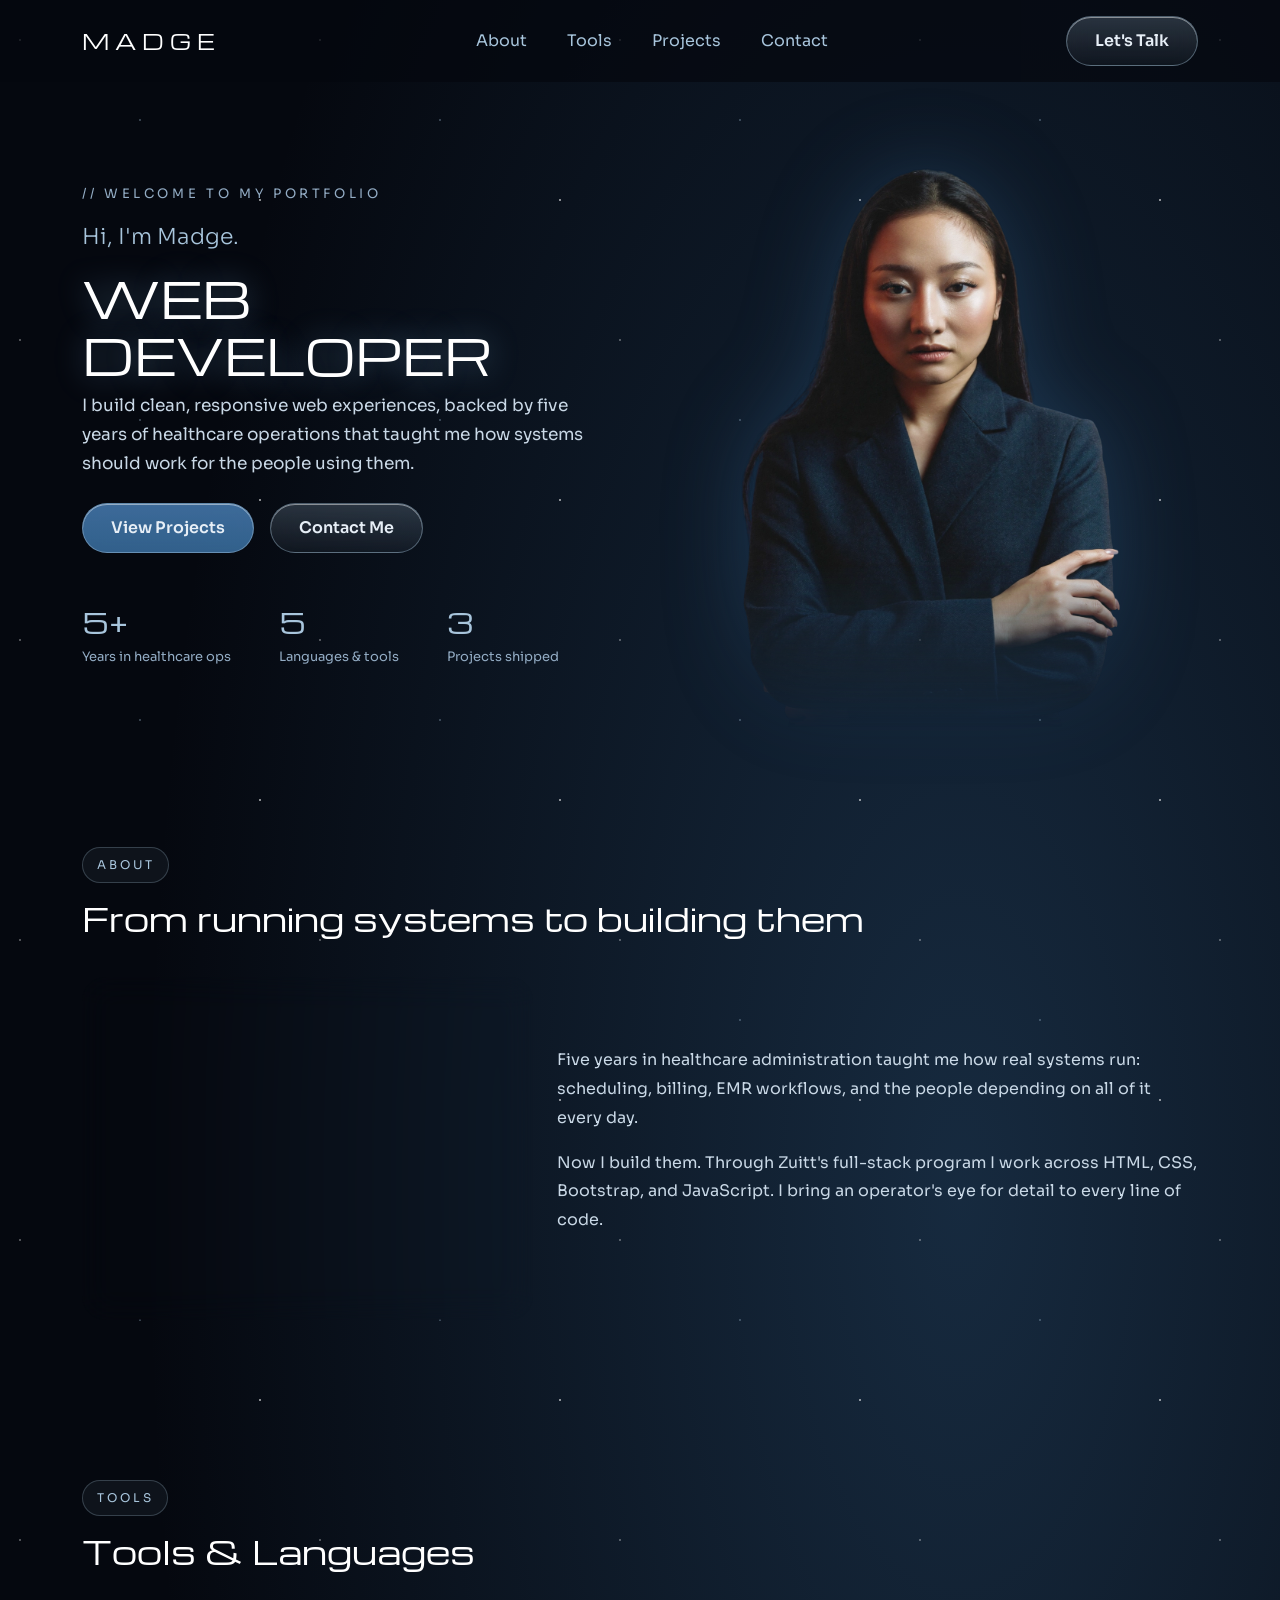
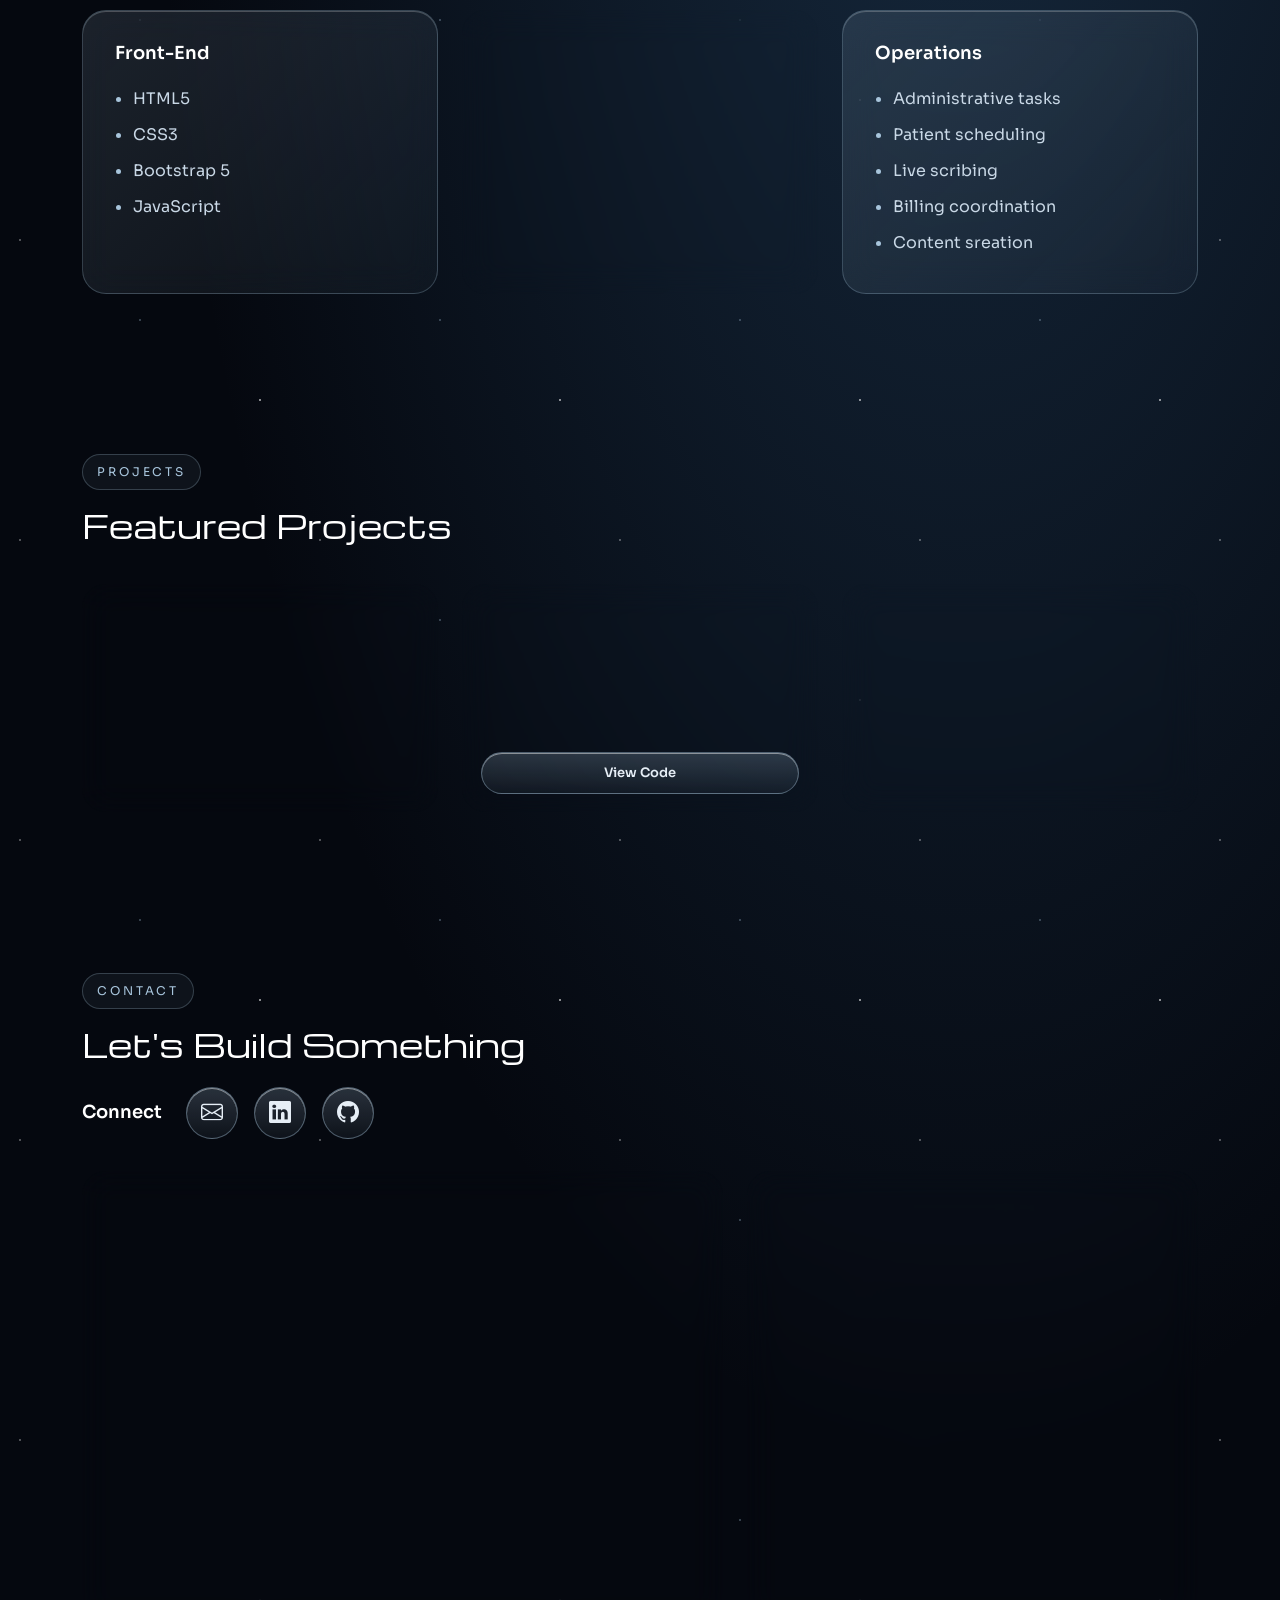
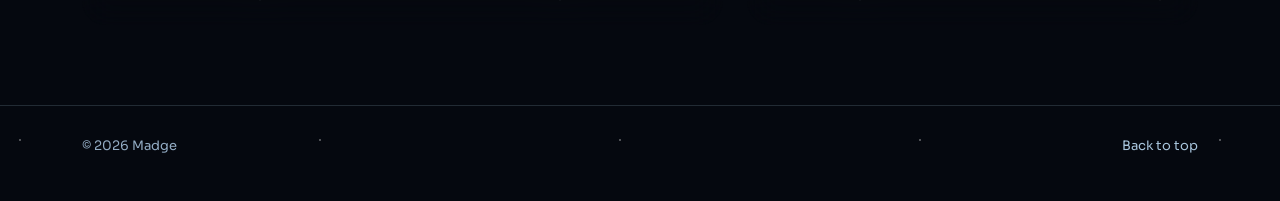
<file: index.html>
<!DOCTYPE html>
<html lang="en">
<head>
  <meta charset="UTF-8">
  <meta name="viewport" content="width=device-width, initial-scale=1.0">
  <title>Madge | Full-Stack Developer</title>

  <!-- Bootstrap -->
  <link href="https://cdn.jsdelivr.net/npm/bootstrap@5.3.8/dist/css/bootstrap.min.css" rel="stylesheet">
  <link href="https://cdn.jsdelivr.net/npm/bootstrap-icons@1.13.1/font/bootstrap-icons.min.css" rel="stylesheet">

  <!-- Google Fonts: Michroma (headings), Sora (body) -->
  <link rel="preconnect" href="https://fonts.googleapis.com">
  <link rel="preconnect" href="https://fonts.gstatic.com" crossorigin>
  <link href="https://fonts.googleapis.com/css2?family=Michroma&family=Sora:wght@300;400;600&display=swap" rel="stylesheet">

  <link rel="stylesheet" href="index.css">
</head>
<body>

  <!-- Navbar -->
  <header>
    <nav class="navbar navbar-expand-lg navbar-dark fixed-top py-3">
      <div class="container">
        <a class="navbar-brand display-font" href="#landing">MADGE</a>
        <button class="navbar-toggler" type="button" data-bs-toggle="collapse" data-bs-target="#mainNav" aria-controls="mainNav" aria-expanded="false" aria-label="Toggle navigation">
          <span class="navbar-toggler-icon"></span>
        </button>
        <div class="collapse navbar-collapse" id="mainNav">
          <ul class="navbar-nav mx-auto gap-lg-4">
            <li class="nav-item"><a class="nav-link" href="#about">About</a></li>
            <li class="nav-item"><a class="nav-link" href="#tools">Tools</a></li>
            <li class="nav-item"><a class="nav-link" href="#projects">Projects</a></li>
            <li class="nav-item"><a class="nav-link" href="#contact">Contact</a></li>
          </ul>
          <a class="btn glass-btn" href="#contact">Let's Talk</a>
        </div>
      </div>
    </nav>
  </header>

  <main>
    <!-- Landing -->
    <section id="landing" class="landing">
      <div class="container">
        <div class="row align-items-center">

          <div class="col-lg-6">
            <p class="eyebrow">// Welcome to My Portfolio</p>
            <p class="greeting">Hi, I'm Madge.</p>
            <h1 class="display-font hero-title">
              <span class="d-block">WEB</span>
              <span class="d-block">DEVELOPER</span>
            </h1>
            <p class="hero-text">I build clean, responsive web experiences, backed by five years of healthcare operations that taught me how systems should work for the people using them.</p>

            <div class="d-flex flex-wrap gap-3 mt-4">
              <a class="btn glass-btn glass-btn-solid" href="#projects">View Projects</a>
              <a class="btn glass-btn" href="#contact">Contact Me</a>
            </div>

            <div class="d-flex flex-wrap gap-5 mt-5">
              <div>
                <p class="stat-number display-font">5+</p>
                <p class="stat-label">Years in healthcare ops</p>
              </div>
              <div>
                <p class="stat-number display-font">5</p>
                <p class="stat-label">Languages &amp; tools</p>
              </div>
              <div>
                <p class="stat-number display-font">3</p>
                <p class="stat-label">Projects shipped</p>
              </div>
            </div>
          </div>

          <div class="col-lg-6 text-center">
           <div class="hero-photo-glow">
            <img class="hero-photo" src="Madge.webp" alt="Portrait of Madge">
          </div>
         </div>
        </div>
      </div>
    </section>

    <!-- About -->
    <section id="about" class="section">
      <div class="container">
        <span class="section-label">About</span>
        <h2 class="display-font section-title">From running systems to building them</h2>

        <div class="row g-4 align-items-center mt-3">
          <div class="col-lg-5">
            <div class="glass-card">
              <ul class="fact-list">
                <li><span class="fact-label">Focus</span>Web development</li>
                <li><span class="fact-label">Background</span>5+ years in healthcare administration</li>
                <li><span class="fact-label">Training</span>Zuitt Bootcamp</li>
                <li><span class="fact-label">Toolkit</span>HTML, CSS, Bootstrap, Git</li>
              </ul>
            </div>
          </div>

          <div class="col-lg-7">
            <p class="about-text">Five years in healthcare administration taught me how real systems run: scheduling, billing, EMR workflows, and the people depending on all of it every day.</p>
            <p class="about-text">Now I build them. Through Zuitt's full-stack program I work across HTML, CSS, Bootstrap, and JavaScript. I bring an operator's eye for detail to every line of code.</p>
          </div>
        </div>
      </div>
    </section>

        <!-- Tools -->
    <section id="tools" class="section">
      <div class="container">
        <span class="section-label">Tools</span>
        <h2 class="display-font section-title">Tools &amp; Languages</h2>

        <div class="row g-4 mt-3">
          <div class="col-md-6 col-lg-4">
            <div class="glass-card h-100">
              <h3 class="tool-heading">Front-End</h3>
              <ul class="tool-list">
                <li>HTML5</li>
                <li>CSS3</li>
                <li>Bootstrap 5</li>
                <li>JavaScript</li>
              </ul>
            </div>
          </div>

          <div class="col-md-6 col-lg-4">
            <div class="glass-card h-100">
              <h3 class="tool-heading">Workflow</h3>
              <ul class="tool-list">
                <li>Git &amp; GitHub</li>
                <li>Sublime Text</li>
                <li>Git Bash</li>
              </ul>
            </div>
          </div>

          <div class="col-md-6 col-lg-4">
            <div class="glass-card h-100">
              <h3 class="tool-heading">Operations</h3>
              <ul class="tool-list">
                <li>Administrative tasks</li>
                <li>Patient scheduling</li>
                <li>Live scribing</li>
                <li>Billing coordination</li>
                <li>Content sreation</li>
              </ul>
            </div>
          </div>
        </div>
      </div>
    </section>

    <!-- Projects -->
    <section id="projects" class="section">
      <div class="container">
        <span class="section-label">Projects</span>
        <h2 class="display-font section-title">Featured Projects</h2>

        <div class="row g-4 mt-3">
          <div class="col-md-6 col-lg-4">
            <article class="glass-card project-card h-100 d-flex flex-column">
              <h3 class="project-title">AeroLoop</h3>
              <p class="project-text">A responsive, multi-page booking site for a fictional regional airline.</p>
              <div class="d-flex flex-wrap gap-2 mb-4">
                <span class="chip">HTML5</span>
                <span class="chip">CSS3</span>
                <span class="chip">Bootstrap 5</span>
              </div>
              <a class="btn glass-btn btn-sm-glass mt-auto" href="https://github.com/GitMadge/airline-booking-system" target="_blank" rel="noopener">View Code</a>
            </article>
          </div>


	      <div class="col-md-6 col-lg-4">
	        <article class="glass-card project-card h-100 d-flex flex-column">
	          <h3 class="project-title">Tip Calculator</h3>
	          <p class="project-text">Calculates the tip and total for a bill.</p>
	          <div class="d-flex flex-wrap gap-2 mb-4">
	            <span class="chip">HTML5</span>
	            <span class="chip">CSS3</span>
	            <span class="chip">JavaScript</span>
	          </div>
	          <a class="btn glass-btn btn-sm-glass mt-auto" href="https://github.com/GitMadge/tip-calculator" target="_blank" rel="noopener">View Code</a>
	        </article>
	      </div>

                <div class="col-md-6 col-lg-4">
            <article class="glass-card project-card h-100 d-flex flex-column">
              <h3 class="project-title">To-Do List</h3>
              <p class="project-text">A simple app for keeping track of tasks.</p>
              <div class="d-flex flex-wrap gap-2 mb-4">
                <span class="chip">HTML5</span>
                <span class="chip">CSS3</span>
                <span class="chip">JavaScript</span>
              </div>
              <a class="btn glass-btn btn-sm-glass mt-auto" href="https://github.com/GitMadge/to-do-test" target="_blank" rel="noopener">View Code</a>
            </article>
          </div>
          </div>
    	</div>
     </section>

        <!-- Contact -->
    <section id="contact" class="section">
      <div class="container">
        <span class="section-label">Contact</span>
        <h2 class="display-font section-title">Let's Build Something</h2>

        <!-- Connect icons -->
        <div class="d-flex align-items-center gap-3 mt-4">
          <h3 class="tool-heading mb-0 me-2">Connect</h3>
          <a class="icon-link-glass" href="mailto:madgenwork@gmail.com" aria-label="Email">
            <i class="bi bi-envelope"></i>
          </a>
          <a class="icon-link-glass" href="https://www.linkedin.com/in/natalie-madge-2449a8242/" target="_blank" rel="noopener" aria-label="LinkedIn">
            <i class="bi bi-linkedin"></i>
          </a>
          <a class="icon-link-glass" href="https://github.com/GitMadge" target="_blank" rel="noopener" aria-label="GitHub">
            <i class="bi bi-github"></i>
          </a>
        </div>

        <!-- Form and map side by side -->
        <div class="row g-4 mt-2">
          <div class="col-lg-7">
            <form class="glass-card h-100" action="mailto:madgenwork@gmail.com" method="post" enctype="text/plain">
              <h3 class="tool-heading">Send a Message</h3>
              <div class="row g-3">
                <div class="col-md-6">
                  <label class="field-label" for="name">Name</label>
                  <input class="field" type="text" id="name" name="name" placeholder="Your name" required>
                </div>
                <div class="col-md-6">
                  <label class="field-label" for="email">Email</label>
                  <input class="field" type="email" id="email" name="email" placeholder="you@example.com" required>
                </div>
                <div class="col-12">
                  <label class="field-label" for="message">Message</label>
                  <textarea class="field" id="message" name="message" rows="5" placeholder="What are we building?" required></textarea>
                </div>
                <div class="col-12">
                  <button class="btn glass-btn glass-btn-solid" type="submit">Send Message</button>
                </div>
              </div>
            </form>
          </div>

          <div class="col-lg-5">
            <div class="glass-card map-card h-100">
              <iframe id="gmap" src="https://www.google.com/maps/embed?pb=!1m18!1m12!1m3!1d3827.912897636924!2d120.57973573934396!3d16.37839888441193!2m3!1f0!2f0!3f0!3m2!1i1024!2i768!4f13.1!3m3!1m2!1s0x3391a15f8178fa55%3A0x153de99568437f72!2sTudor%20In%20The%20Pines!5e0!3m2!1sen!2sph!4v1790255814641!5m2!1sen!2sph" width="600" height="450" style="border:0;" allowfullscreen="" loading="lazy" referrerpolicy="strict-origin-when-cross-origin" title="Map of Baguio City" loading="lazy" referrerpolicy="no-referrer-when-downgrade" allowfullscreen></iframe>
            </div>
          </div>
        </div>
      </div>
    </section>

   <footer class="footer">
    <div class="container d-flex flex-wrap justify-content-between gap-2">
      <p>© 2026 Madge</p>
      <a href="#landing">Back to top</a>
    </div>
  </footer>

  </main>

  <!-- Bootstrap JS (makes the mobile menu button work) -->
  <script src="https://cdn.jsdelivr.net/npm/bootstrap@5.3.8/dist/js/bootstrap.bundle.min.js"></script>
</body>
</html>
</file>
<file: index.css>
/* Page background: dark space with a blue glow and small stars */
body {
  font-family: 'Sora', sans-serif;
  color: #e6eef6;
  background-color: #05080f;
  background-image:
    radial-gradient(1px 1px at 20px 40px, #ffffff, transparent),
    radial-gradient(1px 1px at 140px 120px, #a8c5dc, transparent),
    radial-gradient(1.5px 1.5px at 260px 200px, #ffffff, transparent),
    radial-gradient(ellipse at 75% 35%, rgba(55, 106, 153, 0.35), transparent 60%);
  background-size: 300px 300px, 300px 300px, 300px 300px, 100% 100%;
}

.display-font {
  font-family: 'Michroma', sans-serif;
}

/* Navbar */
.navbar {
  background-color: rgba(5, 8, 15, 0.7);
}

.navbar-brand {
  letter-spacing: 0.3em;
}

.nav-link {
  color: #a8c5dc;
}

.nav-link:hover {
  color: #ffffff;
}

/* Glass buttons */
.glass-btn {
  color: #e6eef6;
  font-weight: 600;
  padding: 12px 28px;
  border-radius: 999px;
  border: 1px solid rgba(168, 197, 220, 0.4);
  background: linear-gradient(180deg, rgba(168, 197, 220, 0.22), rgba(168, 197, 220, 0.06));
  box-shadow: inset 0 1px 0 rgba(255, 255, 255, 0.45);
  backdrop-filter: blur(14px);
}

.glass-btn:hover {
  color: #ffffff;
  border-color: rgba(168, 197, 220, 0.8);
}

.glass-btn-solid {
  background: linear-gradient(180deg, rgba(80, 140, 200, 0.75), rgba(55, 106, 153, 0.9));
}

/* Landing */
.landing {
  padding-top: 140px;
  padding-bottom: 40px;
}

.eyebrow {
  font-size: 13px;
  letter-spacing: 0.28em;
  text-transform: uppercase;
  color: #93acc4;
}

.greeting {
  font-size: 22px;
  font-weight: 300;
  color: #a8c5dc;
}

.hero-title {
  font-size: 48px;
  line-height: 1.2;
  color: #ffffff;
  text-shadow: 0 0 30px rgba(127, 179, 224, 0.45);
}

.hero-text {
  font-size: 17px;
  line-height: 1.7;
  color: #c9d8e6;
  max-width: 520px;
}

.stat-number {
  font-size: 28px;
  color: #a8c5dc;
  margin-bottom: 4px;
}

.stat-label {
  font-size: 13px;
  color: #93acc4;
}

/* Photo rises into place once when the page loads */
.hero-photo {
  max-width: 100%;
  width: 440px;
  mask-image: linear-gradient(to bottom, #000 72%, transparent 100%);
  animation: rise-up 1.8s ease-out;
}

.hero-photo-glow {
  filter: drop-shadow(0 0 40px rgba(55, 106, 153, 0.35));
}

@keyframes rise-up {
  from {
    transform: translateY(120px);
    opacity: 0;
  }
  to {
    transform: translateY(0);
    opacity: 1;
  }
}


/* Shared section styles */
.section {
  padding: 80px 0;
}

.section-label {
  display: inline-block;
  font-size: 12px;
  letter-spacing: 0.24em;
  text-transform: uppercase;
  color: #a8c5dc;
  padding: 8px 14px;
  border-radius: 999px;
  border: 1px solid rgba(168, 197, 220, 0.25);
  background-color: rgba(168, 197, 220, 0.06);
}

.section-title {
  font-size: 32px;
  color: #ffffff;
  margin-top: 16px;
}

/* Glass card (reused in later sections) */
.glass-card {
  padding: 32px;
  border-radius: 24px;
  border: 1px solid rgba(168, 197, 220, 0.25);
  background: linear-gradient(135deg, rgba(168, 197, 220, 0.14), rgba(168, 197, 220, 0.04));
  box-shadow: inset 0 1px 0 rgba(255, 255, 255, 0.22);
  backdrop-filter: blur(16px);
}

/* About */
.fact-list {
  list-style: none;
  padding: 0;
  margin: 0;
}

.fact-list li {
  padding: 12px 0;
  border-bottom: 1px solid rgba(168, 197, 220, 0.15);
}

.fact-list li:last-child {
  border-bottom: none;
}

.fact-label {
  display: block;
  font-size: 11px;
  letter-spacing: 0.2em;
  text-transform: uppercase;
  color: #93acc4;
  margin-bottom: 4px;
}

.about-text {
  font-size: 16px;
  line-height: 1.8;
  color: #c9d8e6;
}

/* Tools */
.tool-heading {
  font-size: 18px;
  font-weight: 600;
  color: #ffffff;
  margin-bottom: 16px;
}

.tool-list {
  padding-left: 18px;
  margin: 0;
}

.tool-list li {
  color: #c9d8e6;
  padding: 6px 0;
}

.tool-list li::marker {
  color: #a8c5dc;
}

/* Projects */
.project-card {
  padding: 18px;
}

.project-img {
  width: 100%;
  border-radius: 16px;
  margin-bottom: 18px;
}

.project-title {
  font-size: 20px;
  font-weight: 600;
  color: #ffffff;
}

.project-text {
  font-size: 14px;
  line-height: 1.6;
  color: #c9d8e6;
}

.chip {
  font-size: 12px;
  padding: 6px 12px;
  border-radius: 999px;
  border: 1px solid rgba(168, 197, 220, 0.3);
  color: #a8c5dc;
  background-color: rgba(168, 197, 220, 0.06);
}

.btn-sm-glass {
  font-size: 13px;
  padding: 10px 20px;
}

/* Contact */
.field-label {
  font-size: 13px;
  color: #a8c5dc;
  margin-bottom: 6px;
}

.field {
  width: 100%;
  font-family: 'Sora', sans-serif;
  color: #e6eef6;
  background-color: rgba(168, 197, 220, 0.06);
  border: 1px solid rgba(168, 197, 220, 0.3);
  border-radius: 14px;
  padding: 14px 16px;
}

.field::placeholder {
  color: #93acc4;
}

.field:focus {
  outline: none;
  border-color: #a8c5dc;
}

/* Footer */
.footer {
  padding: 30px 0;
  border-top: 1px solid rgba(168, 197, 220, 0.18);
  font-size: 13px;
  color: #93acc4;
}

.footer a {
  color: #a8c5dc;
  text-decoration: none;
}

/* Map */
.map-card {
  padding: 12px;
}

#gmap {
  width: 100%;
  height: 100%;
  min-height: 320px;
  border: 0;
  border-radius: 16px;
  filter: grayscale(0.6) invert(0.9) hue-rotate(180deg);
}

.icon-link-glass {
  width: 52px;
  height: 52px;
  display: flex;
  align-items: center;
  justify-content: center;
  font-size: 22px;
  color: #e6eef6;
  border-radius: 50%;
  border: 1px solid rgba(168, 197, 220, 0.4);
  background: linear-gradient(180deg, rgba(168, 197, 220, 0.22), rgba(168, 197, 220, 0.06));
  box-shadow: inset 0 1px 0 rgba(255, 255, 255, 0.45);
}

.icon-link-glass:hover {
  color: #ffffff;
  border-color: #a8c5dc;
}

/* Smaller title on phones */
@media (max-width: 576px) {
    .section-title {
    font-size: 24px;
  }
  .hero-title {
    font-size: 32px;
  }
}
</file>
